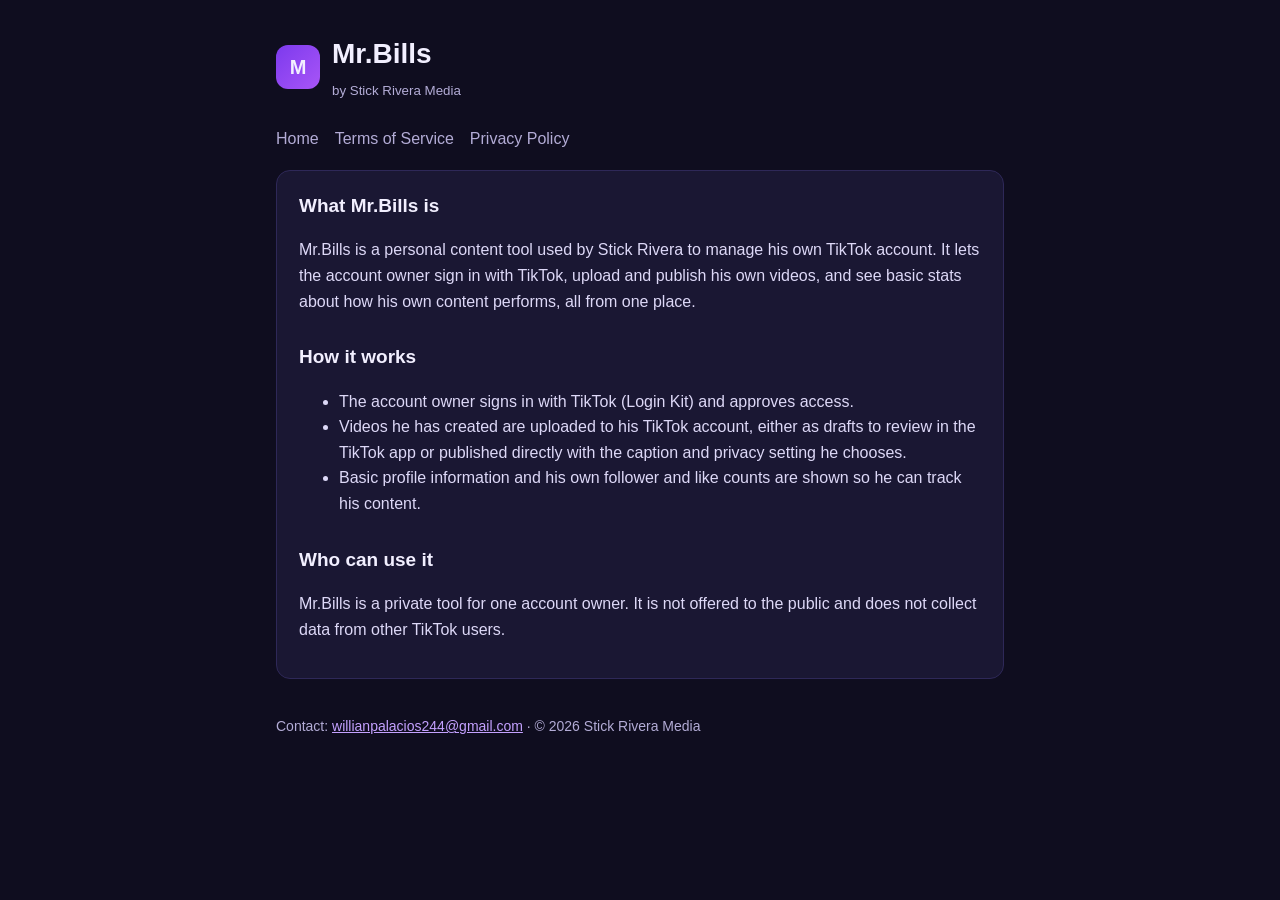
<file: index.html>
<!doctype html><html lang="en"><head><meta charset="utf-8"><meta name="viewport" content="width=device-width,initial-scale=1"><title>Mr.Bills</title><link rel="stylesheet" href="style.css"></head><body><div class="wrap">
<header><div class="logo">M</div><div><h1>Mr.Bills</h1><small>by Stick Rivera Media</small></div></header>
<nav><a href="./">Home</a><a href="terms.html">Terms of Service</a><a href="privacy.html">Privacy Policy</a></nav>
<div class="card"><h2 style="margin-top:0">What Mr.Bills is</h2>
<p>Mr.Bills is a personal content tool used by Stick Rivera to manage his own TikTok account. It lets the account owner sign in with TikTok, upload and publish his own videos, and see basic stats about how his own content performs, all from one place.</p>
<h2>How it works</h2>
<ul><li>The account owner signs in with TikTok (Login Kit) and approves access.</li>
<li>Videos he has created are uploaded to his TikTok account, either as drafts to review in the TikTok app or published directly with the caption and privacy setting he chooses.</li>
<li>Basic profile information and his own follower and like counts are shown so he can track his content.</li></ul>
<h2>Who can use it</h2>
<p>Mr.Bills is a private tool for one account owner. It is not offered to the public and does not collect data from other TikTok users.</p></div>
<footer>Contact: <a href="mailto:willianpalacios244@gmail.com">willianpalacios244@gmail.com</a> · © 2026 Stick Rivera Media</footer></div></body></html>
</file>
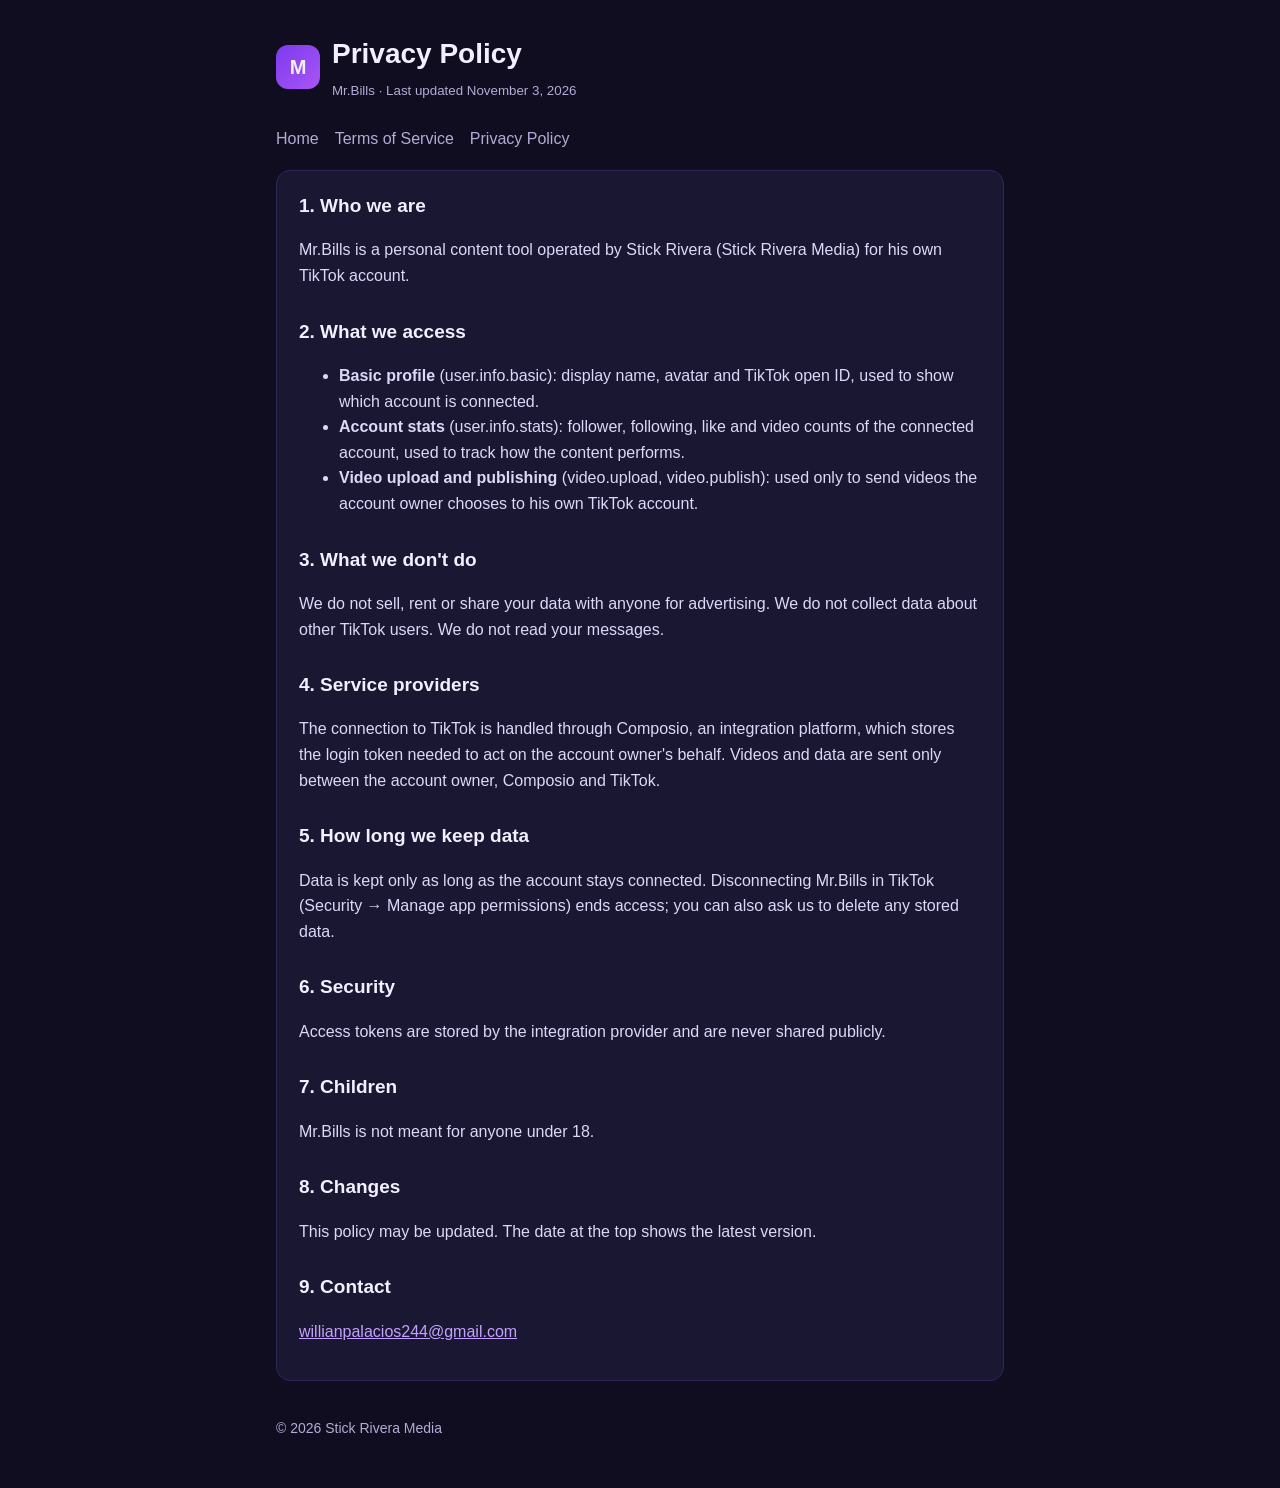
<file: privacy.html>
<!doctype html><html lang="en"><head><meta charset="utf-8"><meta name="viewport" content="width=device-width,initial-scale=1"><title>Mr.Bills: Privacy Policy</title><link rel="stylesheet" href="style.css"></head><body><div class="wrap">
<header><div class="logo">M</div><div><h1>Privacy Policy</h1><small>Mr.Bills · Last updated November 3, 2026</small></div></header>
<nav><a href="./">Home</a><a href="terms.html">Terms of Service</a><a href="privacy.html">Privacy Policy</a></nav>
<div class="card">
<h2 style="margin-top:0">1. Who we are</h2><p>Mr.Bills is a personal content tool operated by Stick Rivera (Stick Rivera Media) for his own TikTok account.</p>
<h2>2. What we access</h2><ul>
<li><b>Basic profile</b> (user.info.basic): display name, avatar and TikTok open ID, used to show which account is connected.</li>
<li><b>Account stats</b> (user.info.stats): follower, following, like and video counts of the connected account, used to track how the content performs.</li>
<li><b>Video upload and publishing</b> (video.upload, video.publish): used only to send videos the account owner chooses to his own TikTok account.</li></ul>
<h2>3. What we don't do</h2><p>We do not sell, rent or share your data with anyone for advertising. We do not collect data about other TikTok users. We do not read your messages.</p>
<h2>4. Service providers</h2><p>The connection to TikTok is handled through Composio, an integration platform, which stores the login token needed to act on the account owner's behalf. Videos and data are sent only between the account owner, Composio and TikTok.</p>
<h2>5. How long we keep data</h2><p>Data is kept only as long as the account stays connected. Disconnecting Mr.Bills in TikTok (Security → Manage app permissions) ends access; you can also ask us to delete any stored data.</p>
<h2>6. Security</h2><p>Access tokens are stored by the integration provider and are never shared publicly.</p>
<h2>7. Children</h2><p>Mr.Bills is not meant for anyone under 18.</p>
<h2>8. Changes</h2><p>This policy may be updated. The date at the top shows the latest version.</p>
<h2>9. Contact</h2><p><a href="mailto:willianpalacios244@gmail.com">willianpalacios244@gmail.com</a></p></div>
<footer>© 2026 Stick Rivera Media</footer></div></body></html>
</file>
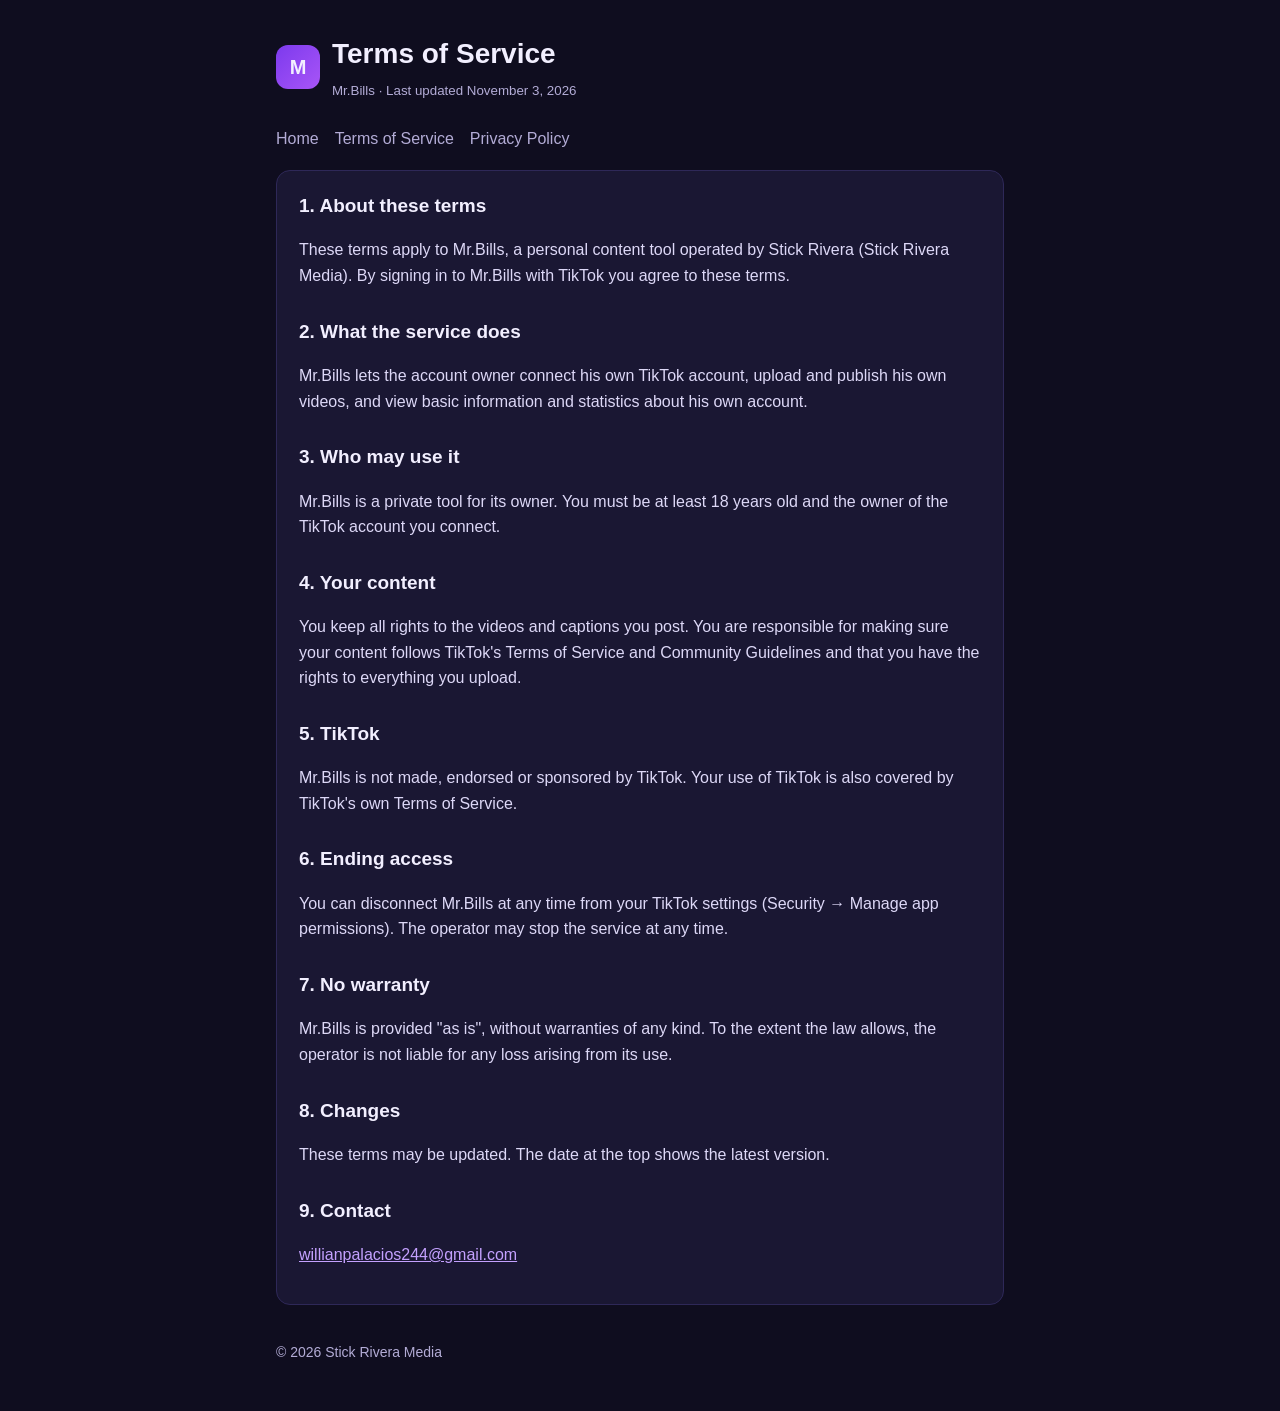
<file: terms.html>
<!doctype html><html lang="en"><head><meta charset="utf-8"><meta name="viewport" content="width=device-width,initial-scale=1"><title>Mr.Bills: Terms of Service</title><link rel="stylesheet" href="style.css"></head><body><div class="wrap">
<header><div class="logo">M</div><div><h1>Terms of Service</h1><small>Mr.Bills · Last updated November 3, 2026</small></div></header>
<nav><a href="./">Home</a><a href="terms.html">Terms of Service</a><a href="privacy.html">Privacy Policy</a></nav>
<div class="card">
<h2 style="margin-top:0">1. About these terms</h2><p>These terms apply to Mr.Bills, a personal content tool operated by Stick Rivera (Stick Rivera Media). By signing in to Mr.Bills with TikTok you agree to these terms.</p>
<h2>2. What the service does</h2><p>Mr.Bills lets the account owner connect his own TikTok account, upload and publish his own videos, and view basic information and statistics about his own account.</p>
<h2>3. Who may use it</h2><p>Mr.Bills is a private tool for its owner. You must be at least 18 years old and the owner of the TikTok account you connect.</p>
<h2>4. Your content</h2><p>You keep all rights to the videos and captions you post. You are responsible for making sure your content follows TikTok's Terms of Service and Community Guidelines and that you have the rights to everything you upload.</p>
<h2>5. TikTok</h2><p>Mr.Bills is not made, endorsed or sponsored by TikTok. Your use of TikTok is also covered by TikTok's own Terms of Service.</p>
<h2>6. Ending access</h2><p>You can disconnect Mr.Bills at any time from your TikTok settings (Security → Manage app permissions). The operator may stop the service at any time.</p>
<h2>7. No warranty</h2><p>Mr.Bills is provided "as is", without warranties of any kind. To the extent the law allows, the operator is not liable for any loss arising from its use.</p>
<h2>8. Changes</h2><p>These terms may be updated. The date at the top shows the latest version.</p>
<h2>9. Contact</h2><p><a href="mailto:willianpalacios244@gmail.com">willianpalacios244@gmail.com</a></p></div>
<footer>© 2026 Stick Rivera Media</footer></div></body></html>
</file>
<file: style.css>
:root{--bg:#0f0d1f;--card:#1a1733;--ink:#f2efff;--muted:#b3acd6;--accent:#a855f7}
*{box-sizing:border-box}body{margin:0;background:var(--bg);color:var(--ink);font:16px/1.6 -apple-system,BlinkMacSystemFont,"Segoe UI",Roboto,sans-serif}
.wrap{max-width:760px;margin:0 auto;padding:32px 16px 48px}
header{display:flex;align-items:center;gap:12px;margin-bottom:24px}
.logo{width:44px;height:44px;border-radius:12px;background:linear-gradient(135deg,#7c3aed,#a855f7);display:grid;place-items:center;font-weight:900;font-size:20px}
h1{margin:0;font-size:28px}h2{font-size:19px;margin:28px 0 6px}
nav a{color:var(--muted);margin-right:16px;text-decoration:none}nav a:hover{color:var(--ink)}
.card{background:var(--card);border:1px solid #2e2858;border-radius:14px;padding:20px 22px;margin-top:18px}
p,li{color:#ddd8f7}small,.muted{color:var(--muted)}a{color:#c4a1ff}
footer{margin-top:36px;color:var(--muted);font-size:14px}
</file>
